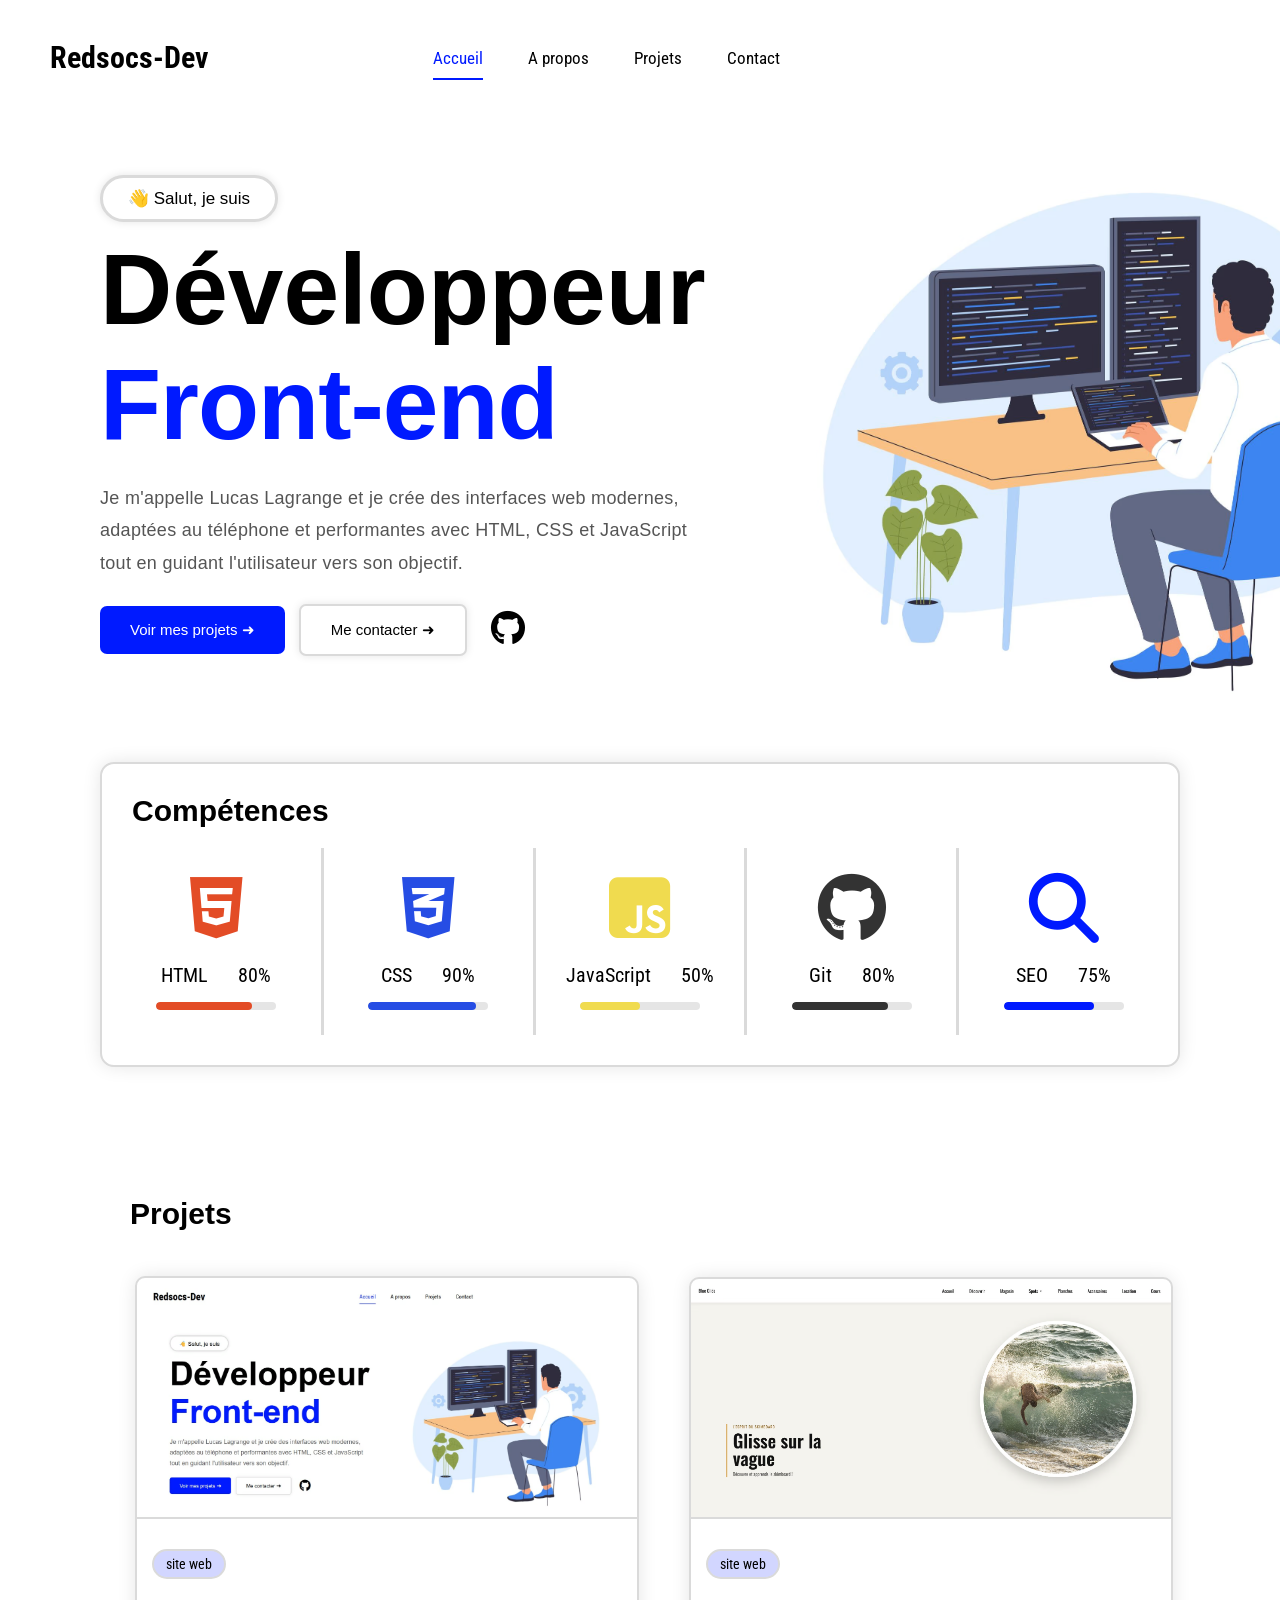
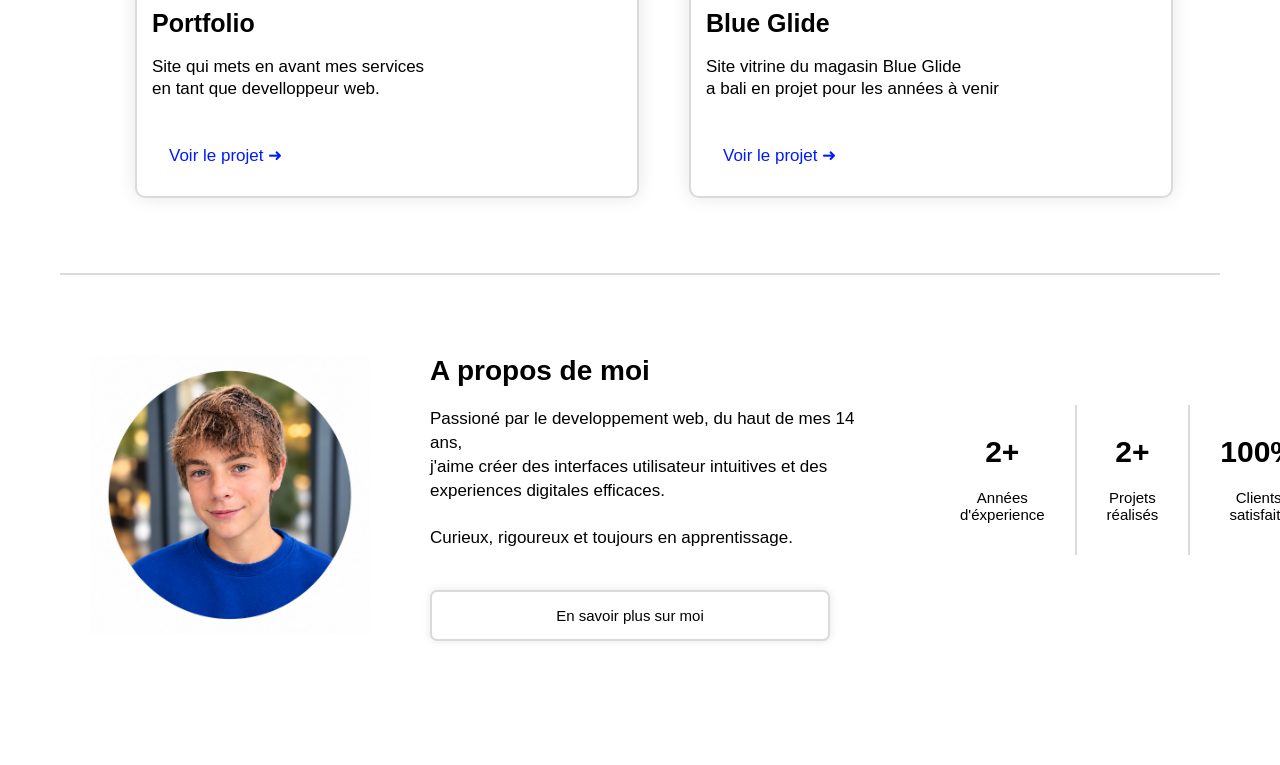
<file: index.html>
<!DOCTYPE html>
<html lang="fr">
<head>
    <meta charset="UTF-8">
    <meta name="viewport" content="width=device-width, initial-scale=1.0">
    <title>Lucas Lagrange | Développeur Front-end Freelance</title>
    <meta name="description" content="Lucas Lagrange, développeur Front-end spécialisé en HTML, CSS et JavaScript. Création de sites web modernes et performants.">
    <meta name="keywords" content="développeur front-end, HTML, CSS, JavaScript, freelance, portfolio, Lucas Lagrange">
    <link rel="icon" type="image/x-icon" href="images/favicon.ico">
    <link rel="stylesheet" href="style.css">
    <link rel="stylesheet" href="https://cdnjs.cloudflare.com/ajax/libs/font-awesome/6.7.2/css/all.min.css">
    <link rel="preconnect" href="https://fonts.googleapis.com">
    <link rel="preconnect" href="https://fonts.gstatic.com" crossorigin>
    <meta name="google-site-verification" content="-37JW11dGaoaFDhIolgwnWhpe2T4rq7johf-iU4JZWo" />
</head>
<!-- Google tag (gtag.js) -->
<script async src="https://www.googletagmanager.com/gtag/js?id=G-74GE9S1B8T"></script>
<script>
  window.dataLayer = window.dataLayer || [];
  function gtag(){dataLayer.push(arguments);}
  gtag('js', new Date());

  gtag('config', 'G-74GE9S1B8T');
</script>
<body>
    <header>
        <nav class="menu">
            <ul class="logo">
                <li><a href="index.html">Redsocs-Dev</a></li>
            </ul>
            <ul class="menu_objets">
                <li><a href="index.html" class="active">Accueil</a></li>
                <li><a href="a_propos.html">A propos</a></li>
                <li><a href="projets.html">Projets</a></li>
                <li><a href="contact.html">Contact</a></li>
            </ul>
        </nav>
    </header>
<main>
    <section class="presentation">
        <div class="image-presentation">
            <p class="paragraphe-nom"> 👋 Salut, je suis </p>
            <h1 class="nom">Développeur <span class="nom2">Front-end</span></h1>
            <p class="paragraphe">Je m'appelle Lucas Lagrange et je crée des interfaces web modernes, adaptées au téléphone et performantes avec HTML, CSS et JavaScript tout en guidant l'utilisateur vers son objectif.</p>
            <div class="bouttons-de-presentation">  
                <button class="btn-bleu" id="btn-projets">Voir mes projets ➜</button>
                <button class="btn-blanc" id="btn-contact">Me contacter ➜</button>
                <a href="https://github.com/Redsocs-dev" aria-label="Voir mon profil GitHub"><i class="fa-brands fa-github github" aria-hidden="true"></i></a>
  
            </div>
        </div>
        <div class="image-presentation2">
            <img class="image-portfolio" src="images/image-portfolio.avif" loading="eager" fetchpriority="high">
        </div>
    </section>
    <section class="competences">
        <h2 class="titre-competences">Compétences</h2>
        <div class="competences-icones">
            <div class="competence">
                <i class="fa-brands fa-html5"></i>
                <div class="titre-competence">
                    <p class="nom-competence">HTML</p>
                    <p class="niveau">80%</p>
                </div>
                <div class="barre">
                    <div class="progression html"></div>
                </div>
            </div>
            <div class="competence">
                <i class="fa-brands fa-css3-alt"></i>
                <div class="titre-competence">
                    <p class="nom-competence">CSS</p>
                    <p class="niveau">90%</p>
                </div>
                <div class="barre">
                    <div class="progression css"></div>
                </div>
            </div>
            <div class="competence">
                <i class="fa-brands fa-square-js"></i>
                <div class="titre-competence">
                    <p class="nom-competence">JavaScript</p>
                    <p class="niveau">50%</p>
                </div>
                <div class="barre">
                    <div class="progression js"></div>
                </div>
            </div>
            <div class="competence">
                <i class="fa-brands fa-github"></i>
                <div class="titre-competence">
                    <p class="nom-competence">Git</p>
                    <p class="niveau">80%</p>
                </div>
                <div class="barre">
                    <div class="progression git"></div>
                </div>
            </div>
            <div class="competence">
                <i class="fa-solid fa-magnifying-glass"></i>
                <div class="titre-competence">
                    <p class="nom-competence">SEO</p>
                    <p class="niveau">75%</p>
                </div>
                <div class="barre">
                    <div class="progression seo"></div>
                </div>
            </div>
        </div>
    </section>
    <section class="projets">
        <h2 class="titre-projet">Projets</h2>
        <div class="places-projets">
            <div class="projet-description">
                <img class="image-projets" src="images/projet-portfolio_1.avif" alt="capture d'ecran du site redsocs-dev.github.io/Lucas-Lagrange---Redsocs-dev" loading="lazy">
                <div class="description-tout">
                    <p class="petit-texte-presentation">site web</p>
                    <h2 class="titre-de-la-description">Portfolio</h2>
                    <p class="description">Site qui mets en avant mes services<br> en tant que develloppeur web.</p>
                </div>
                <a href="projets.html" class="lien-vers-projets">Voir le projet ➜</a>
            </div>
            <div class="projet-description">
                <img class="image-projets-skimboard" src="images/projet-skimboard_1.avif" alt="capture d'ecran du site redsocs-dev.github.io/skimboard-website" loading="lazy">
                <div class="description-tout">
                    <p class="petit-texte-presentation">site web</p>
                    <h2 class="titre-de-la-description">Blue Glide</h2>
                    <p class="description">Site vitrine du magasin Blue Glide<br> a bali en projet pour les années à venir</p>
                </div>
                <a href="projets.html" class="lien-vers-projets">Voir le projet ➜</a>
            </div>  
        </div>
    </section>
    <section class="a-propos-description-et-image">
        <div class="image-description">
            <img class="image-a-propos" src="images/image-de-moi.avif" alt="image de Lucas Lagrange permettant de savoir qui il est" loading="lazy">
            <div class="description-et-titre-caca">
                <h2 class="titre-projet-caca">A propos de moi</h2>
                <p class="description-sur-moi">Passioné par le developpement web, du haut de mes 14 ans, <br> j'aime créer des interfaces utilisateur intuitives et des experiences digitales efficaces. <br>  <br>  Curieux, rigoureux et toujours en apprentissage.</p>
                <button class="boutton-description-sur-moi">En savoir plus sur moi</button>
            </div>
            <div class="tout-description-caca">
                <div class="descritption-caca">
                    <h2 class="titre-caca">2+</h2>
                    <p class="paragraphe-caca">Années<br>d'éxperience</p>
                </div>
                <div class="descritption-caca">
                    <h2 class="titre-caca">2+</h2>
                    <p class="paragraphe-caca">Projets<br>réalisés</p>
                </div>
                <div class="descritption-caca">
                    <h2 class="titre-caca">100%</h2>
                    <p class="paragraphe-caca">Clients<br>satisfaits</p>
                </div>
            </div>
        </div>
    </section>
</main>
<script src="script.js" defer></script>
</body>
</html>
</file>
<file: style.css>
@import url('https://fonts.googleapis.com/css2?family=Roboto+Condensed:ital,wght@0,100..900;1,100..900&display=swap');
* {
    margin: 0;
    padding: 0;
    background-color: #fff;
}

.menu {
    display: flex;
    justify-content: space-between;
    align-items: center;
    padding-top: 40px;
    padding-bottom: 30px;
}

.menu_objets {
    list-style: none;
    display: flex;
    gap: 45px;
    margin-right: 500px;
}

.menu_objets li a{
    text-decoration: none;
    color: #000;
    font-size: 17px;
    font-family: 'Roboto Condensed', sans-serif;
    padding-bottom: 10px;
    transition: color 0.3s ease, border-bottom 0.1s ease;
}

.logo {
    list-style: none;
    display: flex;
    margin-left: 50px;
}

.logo li a {
    text-decoration: none;
    color: #000;
    font-size: 30px;
    font-family: 'Roboto Condensed', sans-serif;
    font-weight: 700;
    transition: color 0.3s ease;
    display: inline-block;
}

.menu_objets li a.active,
.menu_objets li a:hover {
    color: #001aff;
    border-bottom: 2px solid #001aff;
}

.logo li a:hover {
    color: #001aff;
}

.presentation {
    margin-left: 100px;
    margin-top: 70px;
    display: flex;
}

.paragraphe-nom {
    font-size: 17px;
    color: #000;
    margin-bottom: 10px;
    padding-left: 25px;
    padding-right: 25px;
    padding-top: 10px;
    padding-bottom: 10px;
    display: inline-block;
    border-radius: 35px;
    box-shadow: 0px 0px 8px rgba(0, 0, 0, 0.1);
    border: 3px solid #dadada;
    background-color: #fff;
    font-family: 'Poppins', sans-serif;
    transition: background-color 0.3s ease, color 0.3s ease, border-color 0.3s ease;
}

.nom {
    font-size: 100px;
    color: #000;
    font-family: 'Poppins', sans-serif;
}

.nom2 {
    font-size: 100px;
    color: #001aff;
    margin-bottom: 10px;
    font-family: 'Poppins', sans-serif;
    letter-spacing: -1px;
}

.paragraphe {
    font-size: 18px;
    color: #555;
    margin-top: 20px;
    max-width: 600px;
    font-family: 'Poppins', sans-serif;
    line-height: 1.8;
    letter-spacing: 0.3px;
    padding-bottom: 25px;
}

.paragraphe-nom:hover {
    background-color: #001aff;
    color: #fff;
    border-color: #001aff;
}

.btn-bleu {
    display: inline-block;
    padding: 15px 30px;
    color: #fff;
    background-color: #001aff;
    border: none;
    border-radius: 7px;
    font-size: 15px;
    margin-right: 10px;
    transition: transform 0.3s ease;
}

.btn-blanc {
    position: relative;
    overflow: hidden;
    display: inline-block;
    padding: 15px 30px;
    color: #000;
    background-color: #fff;
    border: 2px solid #dadada;
    border-radius: 7px;
    font-size: 15px;
    margin-right: 20px;
    z-index: 1;
    transition: color 0.4s ease, transform 0.3s ease;
    box-shadow: 0px 0px 8px rgba(0, 0, 0, 0.1);
}

.btn-blanc::before {
    content: "";
    position: absolute;
    top: 0;
    left: 0;
    width: 0;
    height: 100%;
    background-color: #001aff;
    transition: width 0.4s ease;
    z-index: -1;
}

.btn-blanc:hover::before {
    width: 100%;
}

.btn-blanc:hover {
    color: #fff;
    cursor: pointer;
}

.btn-bleu:hover {
    cursor: pointer;
    transform: scale(1.07);
}

.image-portfolio {
    width: 800px;
    height: auto;
    border-radius: 10px;
}

.github {
    font-size: 35px;
    color: #000;
    transition: color 0.3s ease, transform 0.3s ease;
    transform: translateY(6px);
}

.github:hover {
    color: #001aff;
}

.competences {
    margin-top: 50px;
    margin-left: 100px;
    margin-right: 100px;
    margin-bottom: 100px;
    box-shadow: 0px 0px 18px rgba(0, 0, 0, 0.1);
    border-radius: 14px;
    border: 2px solid #dadada;
    padding: 10px;
}

.titre-competences {
    font-size: 30px;
    color: #000;
    font-family: 'Poppins', sans-serif;
    margin-bottom: 20px;
    padding-top: 20px;
    padding-left: 20px;
    text-align: left;
}

.competences-icones {
    display: flex;
    padding-bottom: 20px;
    justify-content: space-between;
    flex-wrap: nowrap;
}

.competences {
    text-align: center;
}

.competence {
    flex: 1;
    padding: 25px 15px;
}

.competence:not(:last-child) {
    border-right: 3px solid #dadada;
}

.fa-html5 {
    font-size: 70px;
    color: #e34c26;
    padding-bottom: 10px;
}

.fa-css3-alt {
    font-size: 70px;
    color: #264de4;
    padding-bottom: 10px;
}

.fa-square-js {
    font-size: 70px;
    color: #f0db4f;
    padding-bottom: 10px;
}

.competence .fa-github {
    font-size: 70px;
    color: #333;
    padding-bottom: 10px;
}

.fa-magnifying-glass {
    font-size: 70px;
    color: #001aff;
    padding-bottom: 10px;
}

.nom-competence {
    font-size: 20px;
    color: #000;
    font-family: 'Roboto Condensed', sans-serif;
    margin-top: 10px;
}

.titre-competence {
    font-size: 20px;
    color: #000;
    font-family: 'Roboto Condensed', sans-serif;
    display: flex;
    justify-content: center;
    gap: 30px;
    align-items: center;
}

.niveau {
    transform: translateY(5px);
}

.barre {
    width: 120px;
    height: 8px;
    background-color: #e5e5e5;
    border-radius: 20px;
    margin: 15px auto 0;
    overflow: hidden;
}

.progression {
    height: 100%;
    border-radius: 20px;
}

.html {
    width: 80%;
    background-color: #e34c26;
}

.css {
    width: 90%;
    background-color: #264de4;
}

.js {
    width: 50%;
    background-color: #f0db4f;
}

.git {
    width: 80%;
    background-color: #333;
}

.seo {
    width: 75%;
    background-color: #001aff;
}

.titre-projet {
    font-size: 30px;
    color: #000;
    font-family: 'Poppins', sans-serif;
    margin-bottom: 20px;
    padding-top: 20px;
    padding-left: 20px;
    text-align: left;
}

.projets {
    margin-top: 50px;
    margin-left: 100px;
    margin-right: 100px;
    margin-bottom: 40px;
    padding: 10px;
}

.places-projets {
    display: flex;
    justify-content: left;
    align-items: center;
} 

.projet-description {
    display: flex;
    flex-direction: column;
    border-radius: 10px;
    border: 2px solid #dadada;
    margin: 25px;
    box-shadow: 0px 0px 18px rgba(0, 0, 0, 0.1);
    transition: transform 0.3s ease, box-shadow 0.3s ease;
}

.image-projets {
    width: 500px;
    height: auto;
    border-radius: 20px;
    border-bottom: 2px solid #dadada;
    border-radius: 20px 20px 0 0;
}

.image-projets-skimboard {
    width: 480px;
    height: auto;
    border-bottom: 2px solid #dadada;
    border-radius: 20px;
    border-radius: 20px 20px 0 0;
}

.projet-description:hover {
    transform: translateY(-15px);
    box-shadow: 0px 10px 18px rgba(0, 0, 0, 0.1);
}

.description-tout {
    padding-top: 60px;
    padding: 15px;
    padding-top: 30px;
}

.titre-de-la-description {
    font-size: 25px;
    color: #000;
    font-family: 'Poppins', sans-serif;
    margin-bottom: 8px;
    letter-spacing: -2;
}

.description {
    font-size: 17px;
    font-family: 'Poppins', sans-serif;
    color: #000;
    padding-top: 10px;
    line-height: 1.3;
}

.lien-vers-projets {
    text-decoration: none;
    color: #001aff;
    padding: 10px;
    padding-left: 12px;
    font-size: 17px;
    font-family: 'Poppins', sans-serif;
    margin: 20px;
    display: inline-block;
}

.petit-texte-presentation {
    font-size: 14px;
    padding-left: 12px;
    padding-right: 12px;
    padding-top: 5px;
    padding-bottom: 5px;
    margin-bottom: 30px;
    background-color: #6a78fe4d;
    display: inline-block;
    border-radius: 20px;
    font-family: "Roboto Condensed", sans-serif;
    border: 2px solid #dadada;
}

.image-description {
    margin-top: 50px;
    margin-bottom: 100px;
    border-radius: 14px;
    padding: 10px;
    display: flex;
}

.image-a-propos {
    width: 280px;
    padding: 20px;
    padding-right: 60px;
    height: 280px;
}

.description-et-titre-caca {
    display: flex;
    flex-direction: column;
    margin-right: 60px;
}

.tout-description-caca {
    display: flex;
}

.titre-projet-caca {
    font-size: 28px;
    padding-bottom: 20px;
    padding-top: 20px;
    font-family: "Poppins", sans-serif;
}

.description-sur-moi {
    font-size: 17px;
    font-family: "Poppins", sans-serif;
    line-height: 1.4;
    padding-bottom: 40px;
}

.boutton-description-sur-moi {
    position: relative;
    overflow: hidden;
    display: inline-block;
    padding: 15px 30px;
    color: #000;
    background-color: #fff;
    border: 2px solid #dadada;
    border-radius: 7px;
    font-size: 15px;
    margin-right: 40px;
    width: 400px;
    z-index: 1;
    transition: color 0.4s ease, background-color 0.4s ease, transform 0.3s ease;
    box-shadow: 0px 0px 8px rgba(0, 0, 0, 0.1);
}

.descritption-caca {
    display: inline-block;
    text-align: center;
    padding: 30px;
    transform: translateY(70px);
    margin-bottom: 170px;
}

.titre-caca {
    font-size: 30px;
    padding-bottom: 20px;
    font-family: "Poppins", sans-serif;
}

.paragraphe-caca {
    font-size: 15px;
    font-family: "Poppins", sans-serif;
}

.descritption-caca:not(:last-child) {
    border-right: 2px solid #dadada;
}

.a-propos-description-et-image {
    border-top: 2px solid #dadada;
    margin-left: 60px;
    margin-right: 60px;
}

.boutton-description-sur-moi:hover {
    cursor: pointer;
    transform: scale(1.1);
}
</file>
